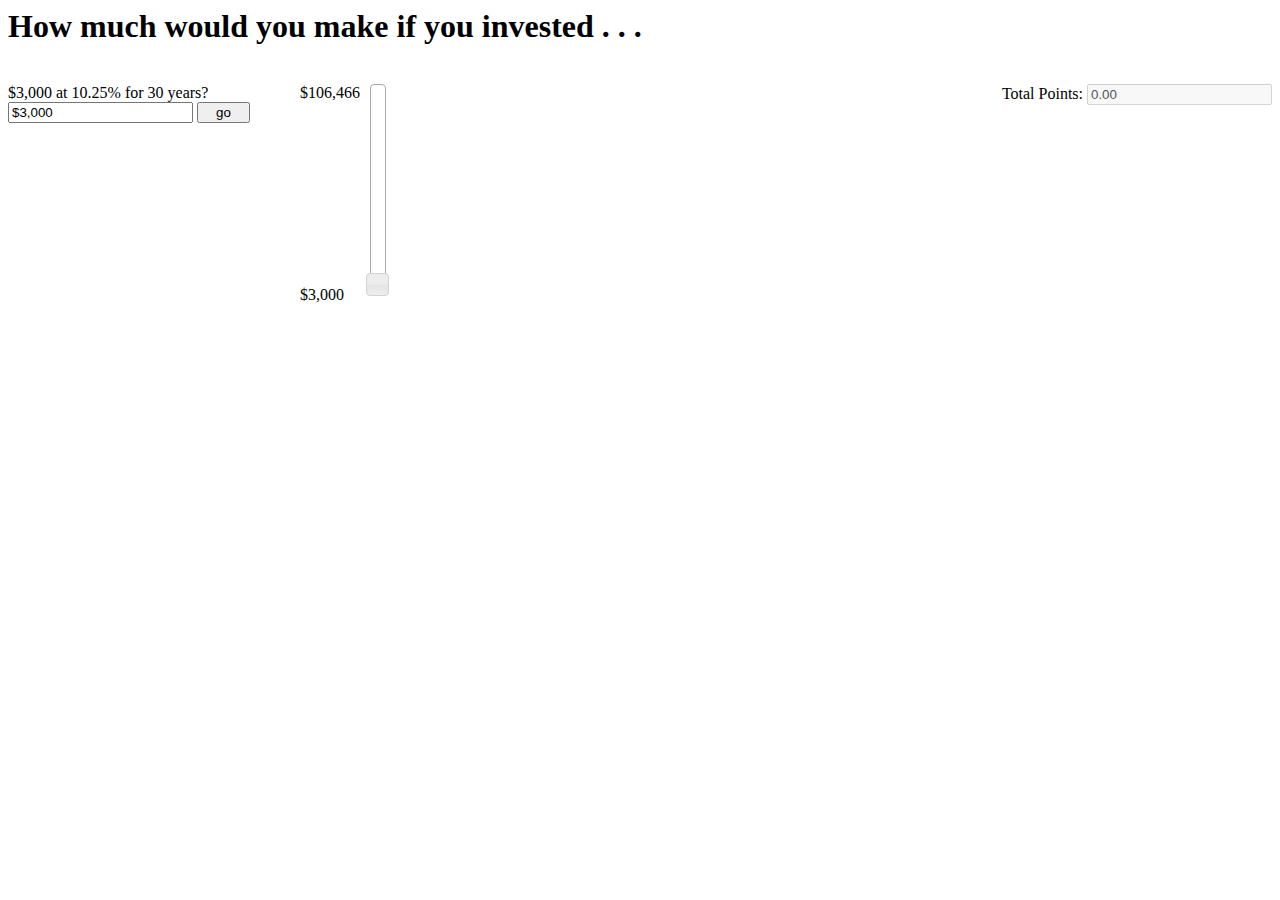
<file: public/index.html>
<html>
	<head>
		<title>Interest</title>
		<script data-main="javascript/main" src="javascript/vendor/RequireJs/require.js"></script>
		<link type="text/css" href="styles/main.css" rel="stylesheet" />
		<link type="text/css" href="styles/jQuery.ui.1.10.3.min/jquery-ui.min.css" rel="stylesheet" />
	</head>
	<body>
		<h1>How much would you make if you invested . . . </h1>
		
		<br />
		<div class="container">
			<div id="totalpoints">
				Total Points:
				<input id="total" type="text" disabled="true" value="0" />
			</div>
			<div id="question">
				<span id="initialinvestment"></span> at 
				<span id="interestrate"></span>% for 
				<span id="years"></span> years? <br />
				<input id="guess" type="text" value=" " />
				<input id="process" value="   go   " type="button" />
			</div>
			<div id="solution">
				Your answer: <span id="answer"></span><br />
				Actual answer: <span id="actual"></span><br />
				Difference: <span id="difference"></span><br />
				Points: <span id="points"></span>
			</div>
			<div id="slider">
				<div id="max"></div>
				<div id="slider-vertical" style="height:200px;"></div>
				<div id="min"></div>
			</div>
			<div class="chart-container">
				<canvas id="chart" width="600" height="400"></canvas>
			</div>
		</div>
	</body>

</html>
</file>
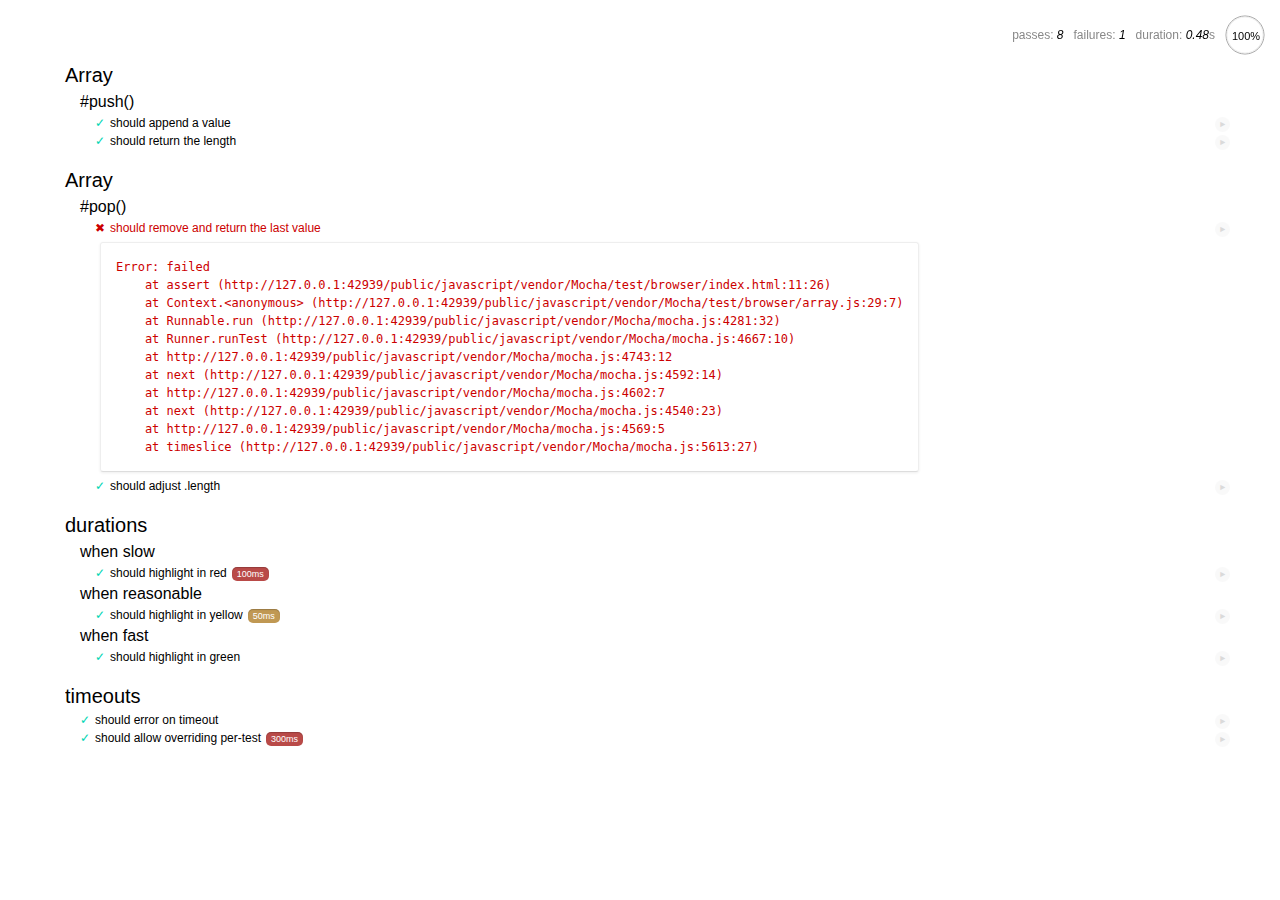
<file: public/javascript/vendor/Mocha/test/browser/index.html>
<html>
  <head>
    <title>Mocha</title>
    <meta http-equiv="Content-Type" content="text/html; charset=UTF-8">
    <meta name="viewport" content="width=device-width, initial-scale=1.0">
    <link rel="stylesheet" href="../../mocha.css" />
    <script src="../../mocha.js"></script>
    <script>mocha.setup('bdd')</script>
    <script>
      function assert(expr, msg) {
        if (!expr) throw new Error(msg || 'failed');
      }
    </script>
    <script src="array.js"></script>
    <script src="../acceptance/duration.js"></script>
    <script src="../acceptance/timeout.js"></script>
    <script>
      onload = function(){
        mocha.checkLeaks();
        mocha.globals(['foo']);
        var runner = mocha.run();

        // runner.on('test end', function(test){
        //   console.log(test.fullTitle());
        // });
      };
    </script>
  </head>
  <body>
    <div id="mocha"></div>
  </body>
</html>
</file>
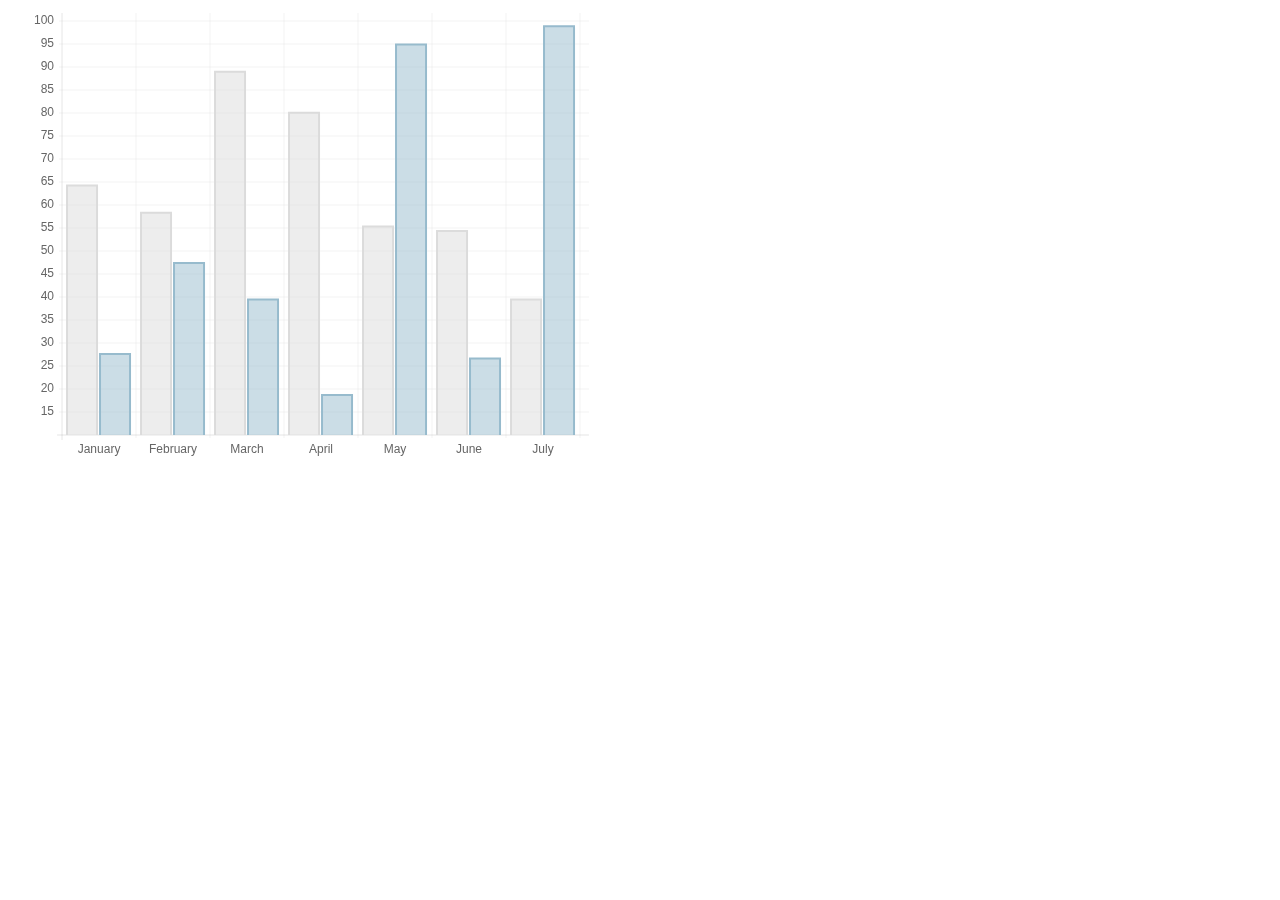
<file: public/javascript/vendor/ChartJs/samples/bar.html>
<!doctype html>
<html>
	<head>
		<title>Bar Chart</title>
		<script src="../Chart.js"></script>
		<meta name = "viewport" content = "initial-scale = 1, user-scalable = no">
		<style>
			canvas{
			}
		</style>
	</head>
	<body>
		<canvas id="canvas" height="450" width="600"></canvas>


	<script>

		var barChartData = {
			labels : ["January","February","March","April","May","June","July"],
			datasets : [
				{
					fillColor : "rgba(220,220,220,0.5)",
					strokeColor : "rgba(220,220,220,1)",
					data : [65,59,90,81,56,55,40]
				},
				{
					fillColor : "rgba(151,187,205,0.5)",
					strokeColor : "rgba(151,187,205,1)",
					data : [28,48,40,19,96,27,100]
				}
			]
			
		}

	var myLine = new Chart(document.getElementById("canvas").getContext("2d")).Bar(barChartData);
	
	</script>
	</body>
</html>
</file>
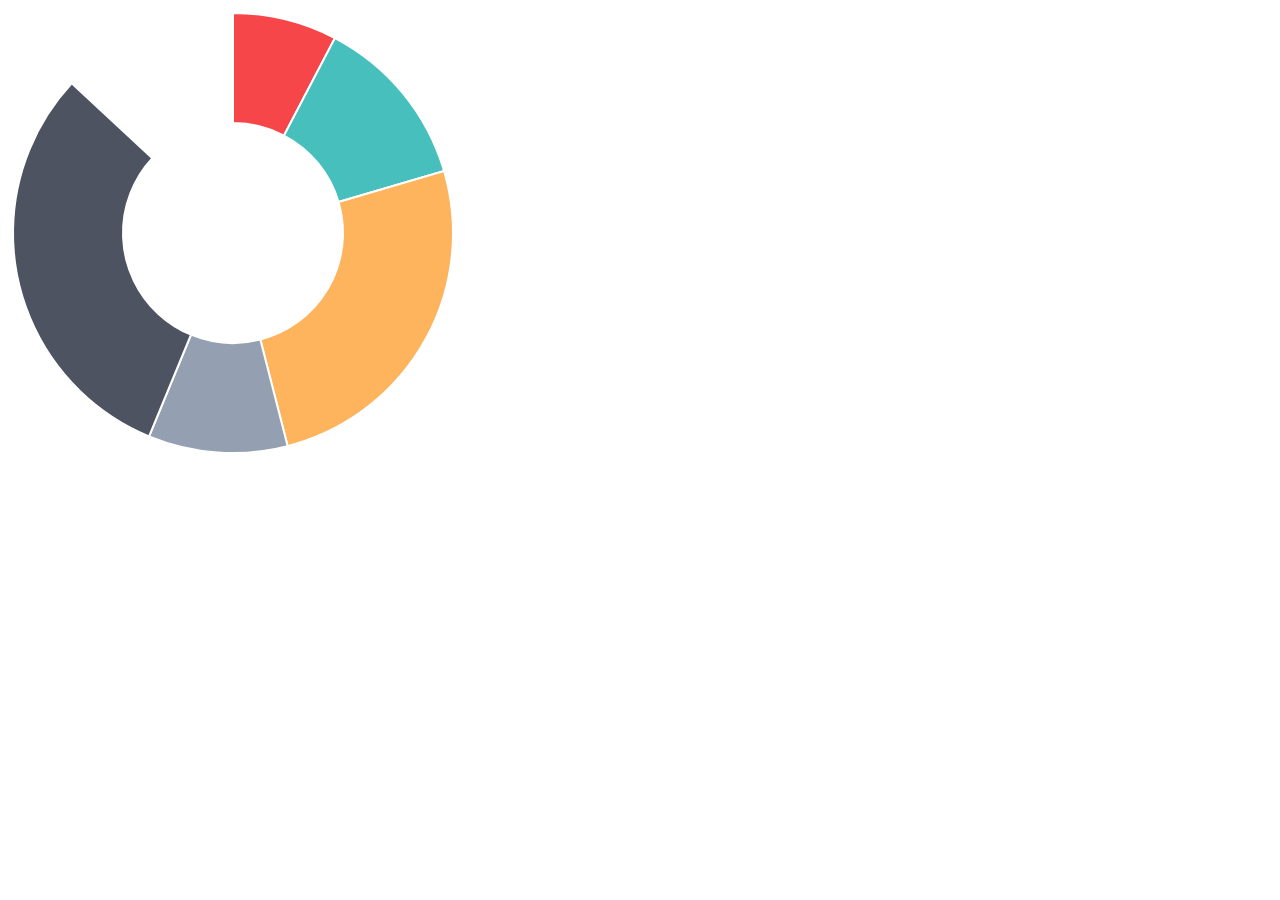
<file: public/javascript/vendor/ChartJs/samples/doughnut.html>
<!doctype html>
<html>
	<head>
		<title>Doughnut Chart</title>
		<script src="../Chart.js"></script>
		<meta name = "viewport" content = "initial-scale = 1, user-scalable = no">
		<style>
			canvas{
			}
		</style>
	</head>
	<body>
		<canvas id="canvas" height="450" width="450"></canvas>


	<script>

		var doughnutData = [
				{
					value: 30,
					color:"#F7464A"
				},
				{
					value : 50,
					color : "#46BFBD"
				},
				{
					value : 100,
					color : "#FDB45C"
				},
				{
					value : 40,
					color : "#949FB1"
				},
				{
					value : 120,
					color : "#4D5360"
				}
			
			];

	var myDoughnut = new Chart(document.getElementById("canvas").getContext("2d")).Doughnut(doughnutData);
	
	</script>
	</body>
</html>
</file>
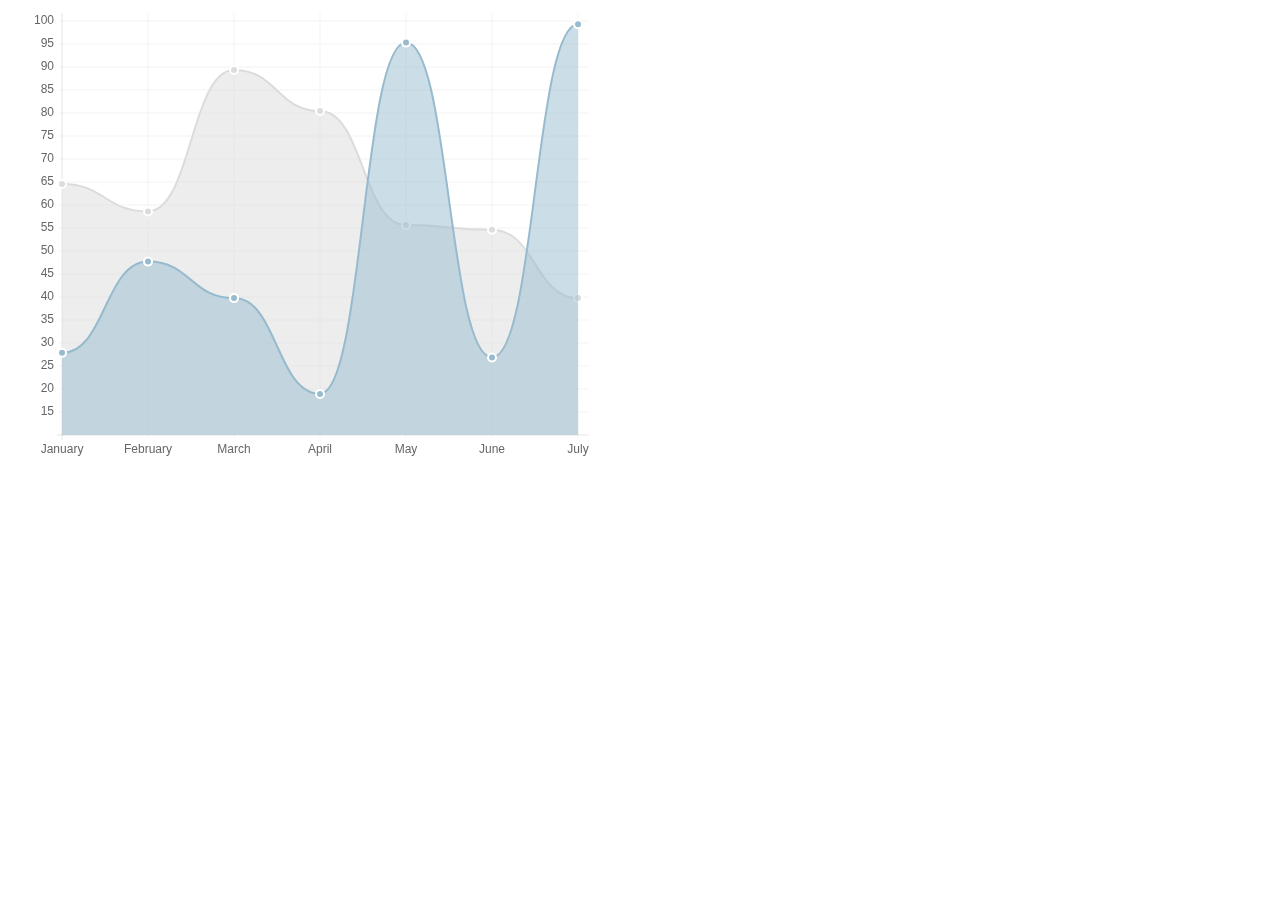
<file: public/javascript/vendor/ChartJs/samples/line.html>
<!doctype html>
<html>
	<head>
		<title>Line Chart</title>
		<script src="../Chart.js"></script>
		<meta name = "viewport" content = "initial-scale = 1, user-scalable = no">
		<style>
			canvas{
			}
		</style>
	</head>
	<body>
		<canvas id="canvas" height="450" width="600"></canvas>


	<script>

		var lineChartData = {
			labels : ["January","February","March","April","May","June","July"],
			datasets : [
				{
					fillColor : "rgba(220,220,220,0.5)",
					strokeColor : "rgba(220,220,220,1)",
					pointColor : "rgba(220,220,220,1)",
					pointStrokeColor : "#fff",
					data : [65,59,90,81,56,55,40]
				},
				{
					fillColor : "rgba(151,187,205,0.5)",
					strokeColor : "rgba(151,187,205,1)",
					pointColor : "rgba(151,187,205,1)",
					pointStrokeColor : "#fff",
					data : [28,48,40,19,96,27,100]
				}
			]
			
		}

	var myLine = new Chart(document.getElementById("canvas").getContext("2d")).Line(lineChartData);
	
	</script>
	</body>
</html>
</file>
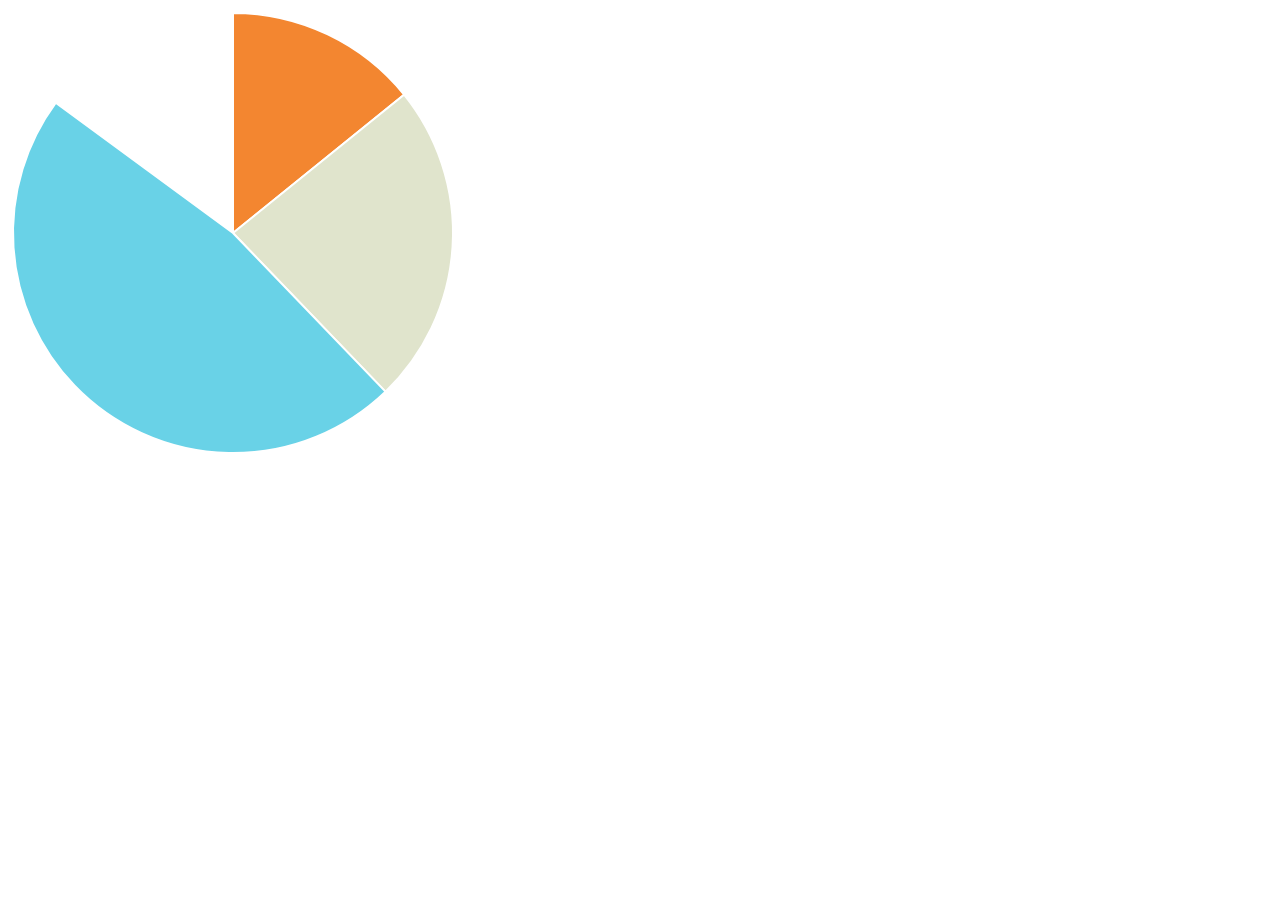
<file: public/javascript/vendor/ChartJs/samples/pie.html>
<!doctype html>
<html>
	<head>
		<title>Radar Chart</title>
		<script src="../Chart.js"></script>
		<meta name = "viewport" content = "initial-scale = 1, user-scalable = no">
		<style>
			canvas{
			}
		</style>
	</head>
	<body>
		<canvas id="canvas" height="450" width="450"></canvas>


	<script>

		var pieData = [
				{
					value: 30,
					color:"#F38630"
				},
				{
					value : 50,
					color : "#E0E4CC"
				},
				{
					value : 100,
					color : "#69D2E7"
				}
			
			];

	var myPie = new Chart(document.getElementById("canvas").getContext("2d")).Pie(pieData);
	
	</script>
	</body>
</html>
</file>
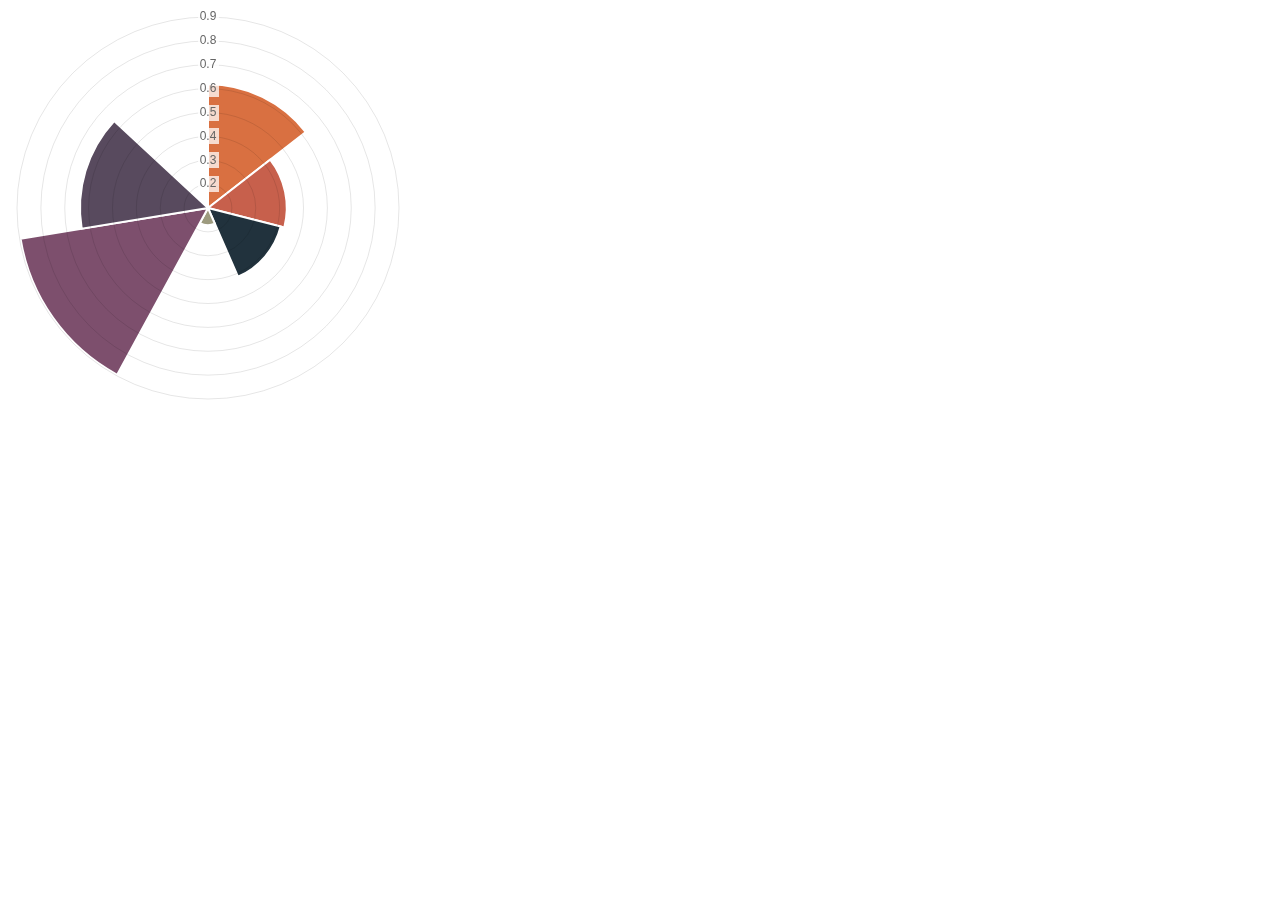
<file: public/javascript/vendor/ChartJs/samples/polarArea.html>
<!doctype html>
<html>
	<head>
		<title>Polar Area Chart</title>
		<script src="../Chart.js"></script>
		<meta name = "viewport" content = "initial-scale = 1, user-scalable = no">
		<style>
		</style>
	</head>
	<body>
		<canvas id="canvas" height="400" width="400"></canvas>


	<script>
	var chartData = [
			{
				value : Math.random(),
				color: "#D97041"
			},
			{
				value : Math.random(),
				color: "#C7604C"
			},
			{
				value : Math.random(),
				color: "#21323D"
			},
			{
				value : Math.random(),
				color: "#9D9B7F"
			},
			{
				value : Math.random(),
				color: "#7D4F6D"
			},
			{
				value : Math.random(),
				color: "#584A5E"
			}
		];
	var myPolarArea = new Chart(document.getElementById("canvas").getContext("2d")).PolarArea(chartData);
	</script>
	</body>
</html>
</file>
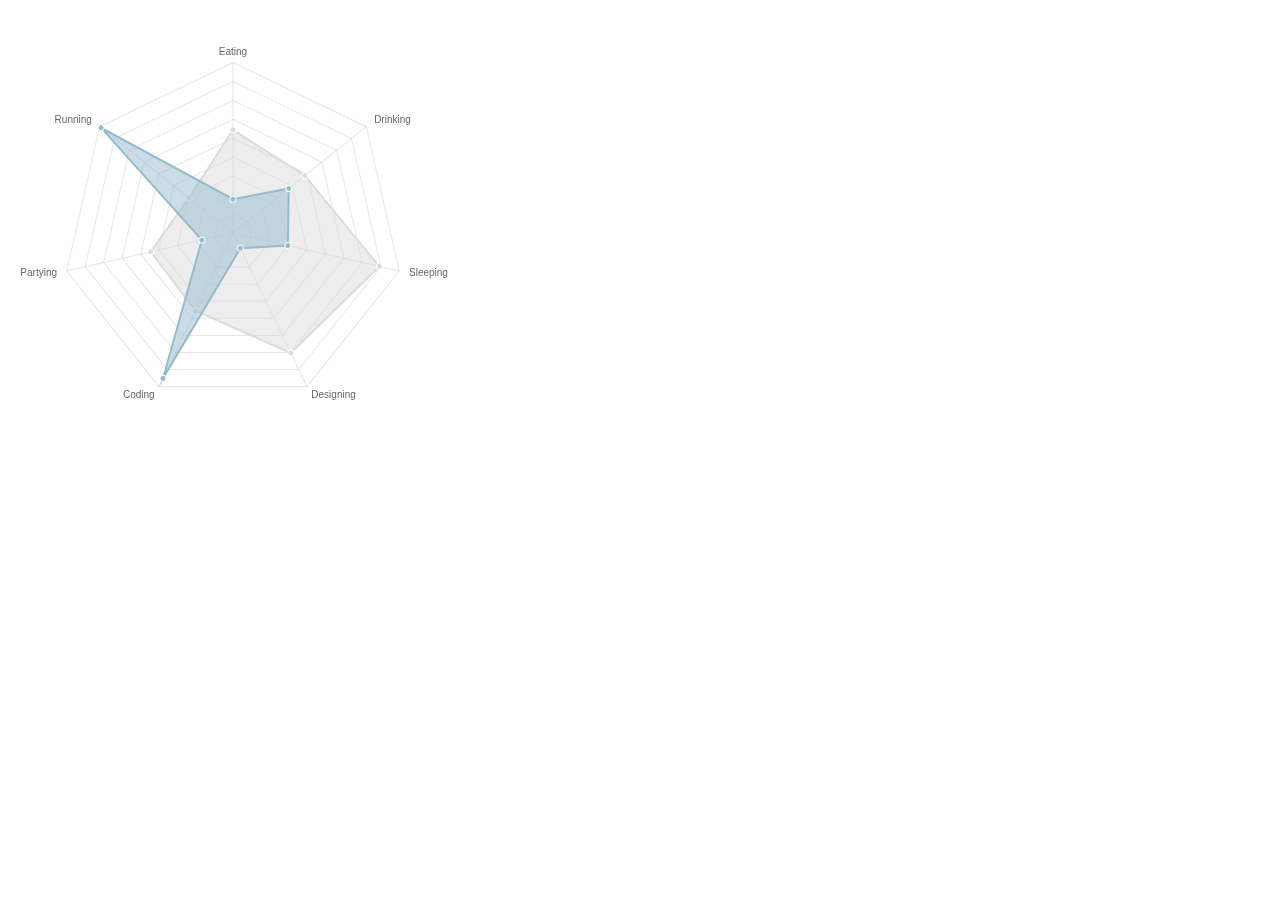
<file: public/javascript/vendor/ChartJs/samples/radar.html>
<!doctype html>
<html>
	<head>
		<title>Radar Chart</title>
		<script src="../Chart.js"></script>
		<meta name = "viewport" content = "initial-scale = 1, user-scalable = no">
		<style>
			canvas{
			}
		</style>
	</head>
	<body>
		<canvas id="canvas" height="450" width="450"></canvas>


	<script>

		var radarChartData = {
			labels : ["Eating","Drinking","Sleeping","Designing","Coding","Partying","Running"],
			datasets : [
				{
					fillColor : "rgba(220,220,220,0.5)",
					strokeColor : "rgba(220,220,220,1)",
					pointColor : "rgba(220,220,220,1)",
					pointStrokeColor : "#fff",
					data : [65,59,90,81,56,55,40]
				},
				{
					fillColor : "rgba(151,187,205,0.5)",
					strokeColor : "rgba(151,187,205,1)",
					pointColor : "rgba(151,187,205,1)",
					pointStrokeColor : "#fff",
					data : [28,48,40,19,96,27,100]
				}
			]
			
		}

	var myRadar = new Chart(document.getElementById("canvas").getContext("2d")).Radar(radarChartData,{scaleShowLabels : false, pointLabelFontSize : 10});
	
	</script>
	</body>
</html>
</file>
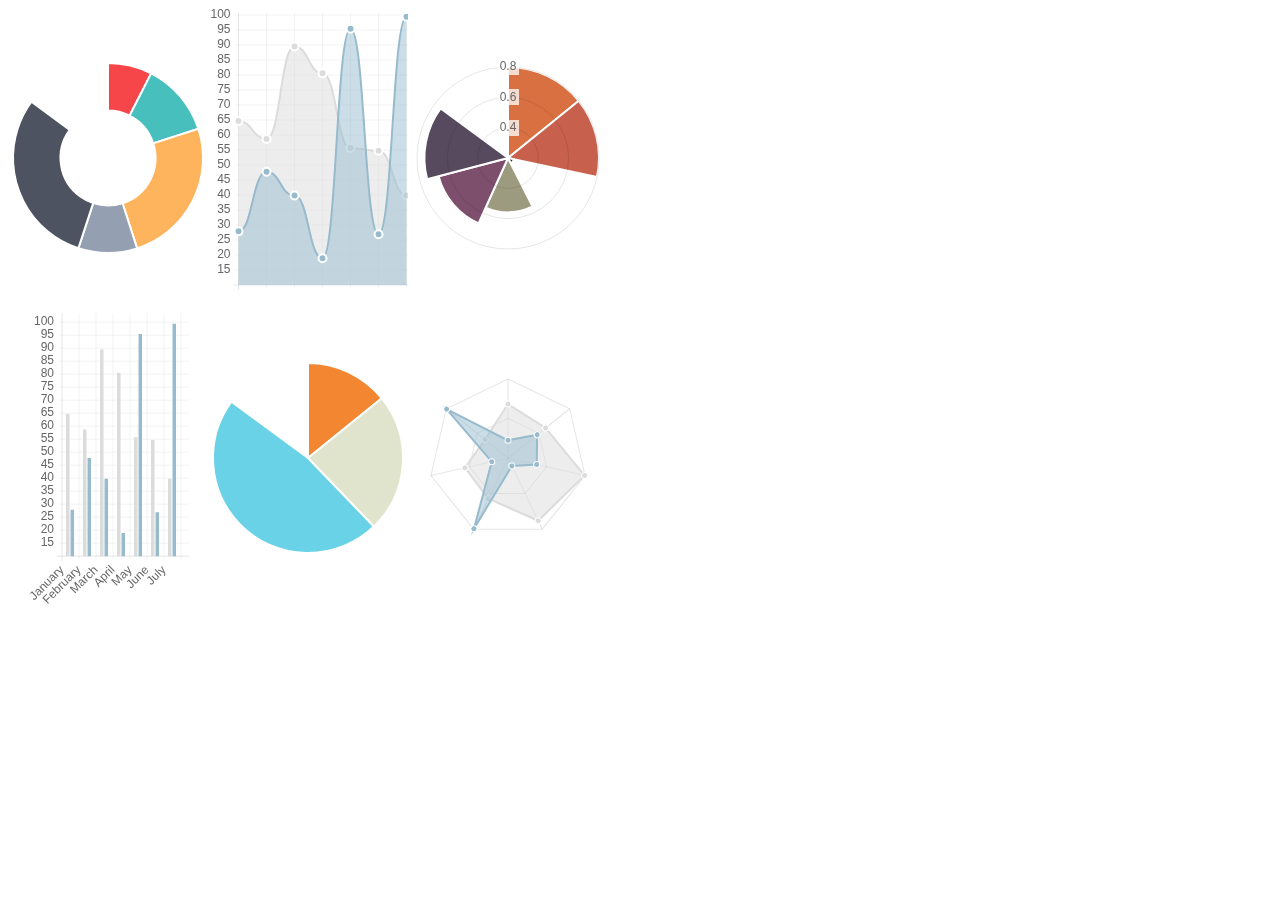
<file: public/javascript/vendor/ChartJs/samples/sixup.html>
<!doctype html>
<html>
	<head>
		<title>Doughnut Chart</title>
		<script src="../Chart.js"></script>
		<meta name = "viewport" content = "initial-scale = 1, user-scalable = no">
		<style>
			canvas{
				float: left;
			}
		</style>
	</head>
	<body>
		<div style="width:600px;height:600px;">
			<canvas id="doughnut" height="300" width="200"></canvas>
			<canvas id="line" height="300" width="200"></canvas>
			<canvas id="polarArea" height="300" width="200"></canvas>
			<canvas id="bar" height="300" width="200"></canvas>
			<canvas id="pie" height="300" width="200"></canvas>
			<canvas id="radar" height="300" width="200"></canvas>
		</div>


	<script>

		var doughnutData = [
				{
					value: 30,
					color:"#F7464A"
				},
				{
					value : 50,
					color : "#46BFBD"
				},
				{
					value : 100,
					color : "#FDB45C"
				},
				{
					value : 40,
					color : "#949FB1"
				},
				{
					value : 120,
					color : "#4D5360"
				}
			
			];
		var lineChartData = {
			labels : ["","","","","","",""],
			datasets : [
				{
					fillColor : "rgba(220,220,220,0.5)",
					strokeColor : "rgba(220,220,220,1)",
					pointColor : "rgba(220,220,220,1)",
					pointStrokeColor : "#fff",
					data : [65,59,90,81,56,55,40]
				},
				{
					fillColor : "rgba(151,187,205,0.5)",
					strokeColor : "rgba(151,187,205,1)",
					pointColor : "rgba(151,187,205,1)",
					pointStrokeColor : "#fff",
					data : [28,48,40,19,96,27,100]
				}
			]
			
		};
		var pieData = [
				{
					value: 30,
					color:"#F38630"
				},
				{
					value : 50,
					color : "#E0E4CC"
				},
				{
					value : 100,
					color : "#69D2E7"
				}
			
			];
		var barChartData = {
			labels : ["January","February","March","April","May","June","July"],
			datasets : [
				{
					fillColor : "rgba(220,220,220,0.5)",
					strokeColor : "rgba(220,220,220,1)",
					data : [65,59,90,81,56,55,40]
				},
				{
					fillColor : "rgba(151,187,205,0.5)",
					strokeColor : "rgba(151,187,205,1)",
					data : [28,48,40,19,96,27,100]
				}
			]
			
		};
	var chartData = [
			{
				value : Math.random(),
				color: "#D97041"
			},
			{
				value : Math.random(),
				color: "#C7604C"
			},
			{
				value : Math.random(),
				color: "#21323D"
			},
			{
				value : Math.random(),
				color: "#9D9B7F"
			},
			{
				value : Math.random(),
				color: "#7D4F6D"
			},
			{
				value : Math.random(),
				color: "#584A5E"
			}
		];
		var radarChartData = {
			labels : ["","","","","","",""],
			datasets : [
				{
					fillColor : "rgba(220,220,220,0.5)",
					strokeColor : "rgba(220,220,220,1)",
					pointColor : "rgba(220,220,220,1)",
					pointStrokeColor : "#fff",
					data : [65,59,90,81,56,55,40]
				},
				{
					fillColor : "rgba(151,187,205,0.5)",
					strokeColor : "rgba(151,187,205,1)",
					pointColor : "rgba(151,187,205,1)",
					pointStrokeColor : "#fff",
					data : [28,48,40,19,96,27,100]
				}
			]
			
		};
	new Chart(document.getElementById("doughnut").getContext("2d")).Doughnut(doughnutData);
	new Chart(document.getElementById("line").getContext("2d")).Line(lineChartData);
	new Chart(document.getElementById("radar").getContext("2d")).Radar(radarChartData);
	new Chart(document.getElementById("polarArea").getContext("2d")).PolarArea(chartData);
	new Chart(document.getElementById("bar").getContext("2d")).Bar(barChartData);
	new Chart(document.getElementById("pie").getContext("2d")).Pie(pieData);
	
	</script>
	</body>
</html>
</file>
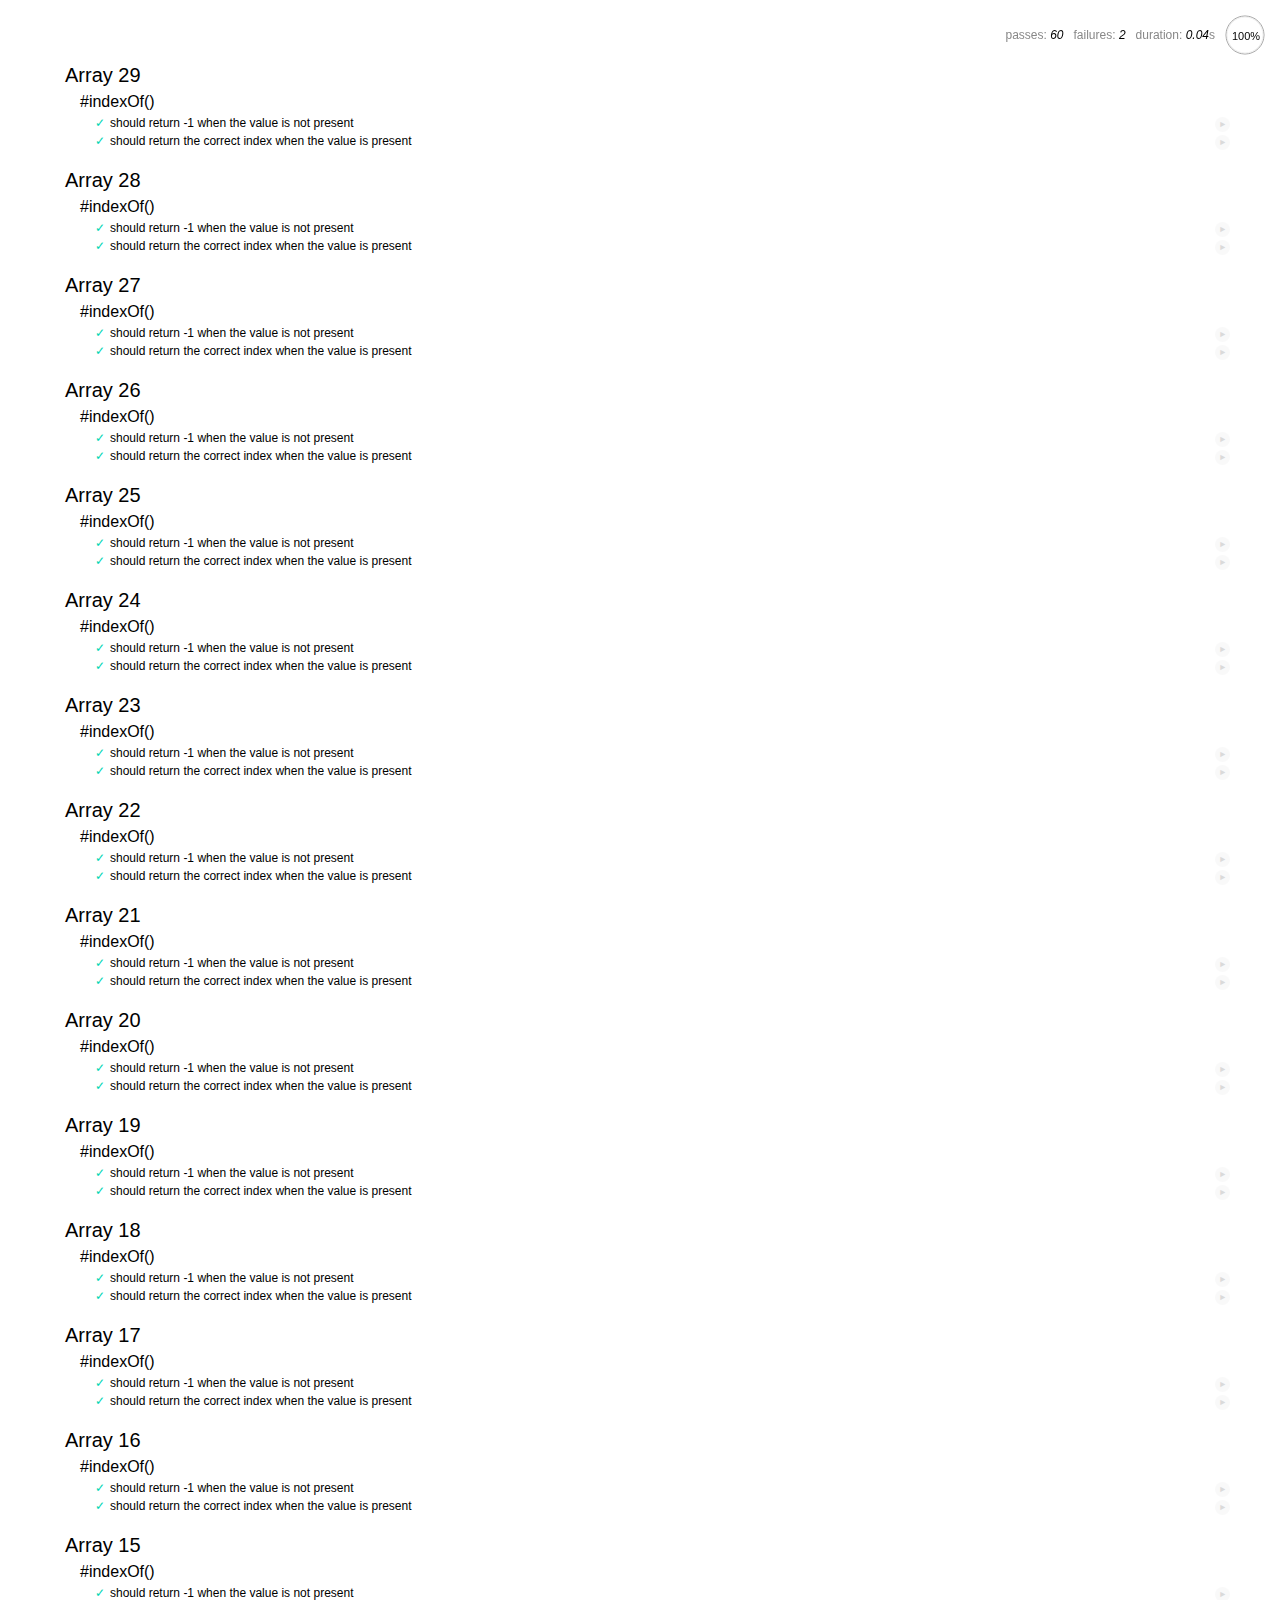
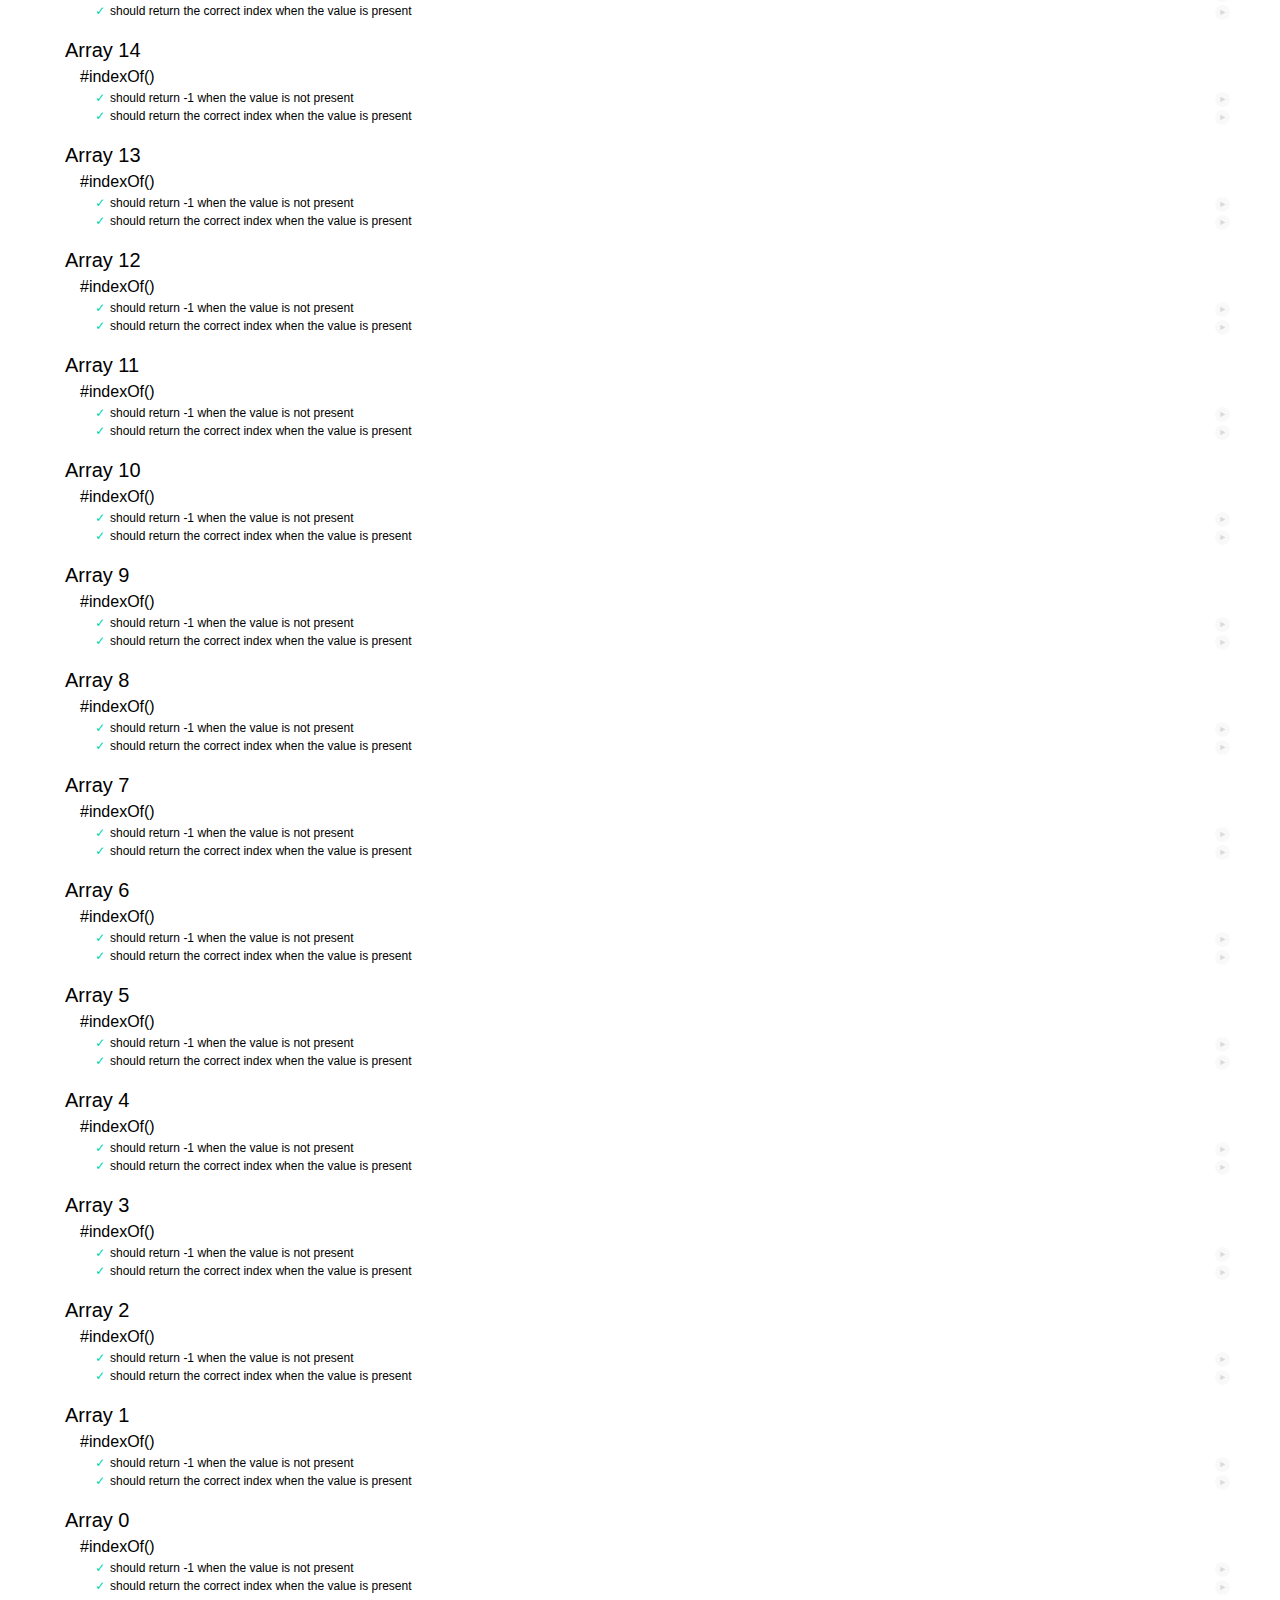
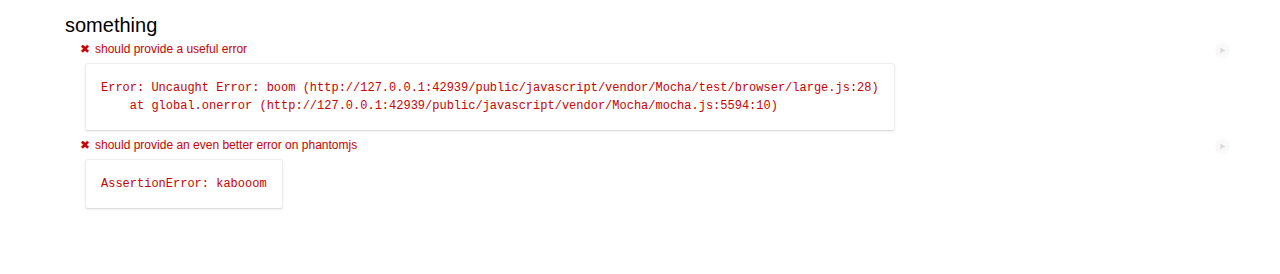
<file: public/javascript/vendor/Mocha/test/browser/large.html>
<html>
  <head>
    <title>Mocha</title>
    <meta http-equiv="Content-Type" content="text/html; charset=UTF-8">
    <meta name="viewport" content="width=device-width, initial-scale=1.0">
    <link rel="stylesheet" href="../../mocha.css" />
    <script src="../../mocha.js"></script>
    <script>mocha.setup('bdd')</script>
    <script>
      function assert(expr, msg) {
        if (!expr) throw new Error(msg || 'failed');
      }
    </script>
    <script src="large.js"></script>
    <script>
      onload = function(){
        mocha.run();
      };
    </script>
  </head>
  <body>
    <div id="mocha"></div>
  </body>
</html>
</file>
<file: public/styles/main.css>
#totalpoints {
	float: right;
}

#question {
	float: left;
}

#slider-vertical {
	float: right;
}

#max {
	float: left;
	margin-right: 10;
}

#min {
	clear: both;
	margin-right: 10;
}

canvas {
    padding-left: 0;
    padding-right: 0;
    margin-left: auto;
    margin-right: auto;
    display: block;
    width: 800px;
}

#slider {
	margin-left: 50;
	float:left;
}

#solution {
	clear: both;
	display: none;
	float: left;
	margin-left: 50;
	margin-top: 100;
}
</file>
<file: public/javascript/vendor/Mocha/mocha.css>
@charset "utf-8";

body {
  margin:0;
}

#mocha {
  font: 20px/1.5 "Helvetica Neue", Helvetica, Arial, sans-serif;
  margin: 60px 50px;
}

#mocha ul,
#mocha li {
  margin: 0;
  padding: 0;
}

#mocha ul {
  list-style: none;
}

#mocha h1,
#mocha h2 {
  margin: 0;
}

#mocha h1 {
  margin-top: 15px;
  font-size: 1em;
  font-weight: 200;
}

#mocha h1 a {
  text-decoration: none;
  color: inherit;
}

#mocha h1 a:hover {
  text-decoration: underline;
}

#mocha .suite .suite h1 {
  margin-top: 0;
  font-size: .8em;
}

#mocha .hidden {
  display: none;
}

#mocha h2 {
  font-size: 12px;
  font-weight: normal;
  cursor: pointer;
}

#mocha .suite {
  margin-left: 15px;
}

#mocha .test {
  margin-left: 15px;
  overflow: hidden;
}

#mocha .test.pending:hover h2::after {
  content: '(pending)';
  font-family: arial, sans-serif;
}

#mocha .test.pass.medium .duration {
  background: #c09853;
}

#mocha .test.pass.slow .duration {
  background: #b94a48;
}

#mocha .test.pass::before {
  content: '✓';
  font-size: 12px;
  display: block;
  float: left;
  margin-right: 5px;
  color: #00d6b2;
}

#mocha .test.pass .duration {
  font-size: 9px;
  margin-left: 5px;
  padding: 2px 5px;
  color: #fff;
  -webkit-box-shadow: inset 0 1px 1px rgba(0,0,0,.2);
  -moz-box-shadow: inset 0 1px 1px rgba(0,0,0,.2);
  box-shadow: inset 0 1px 1px rgba(0,0,0,.2);
  -webkit-border-radius: 5px;
  -moz-border-radius: 5px;
  -ms-border-radius: 5px;
  -o-border-radius: 5px;
  border-radius: 5px;
}

#mocha .test.pass.fast .duration {
  display: none;
}

#mocha .test.pending {
  color: #0b97c4;
}

#mocha .test.pending::before {
  content: '◦';
  color: #0b97c4;
}

#mocha .test.fail {
  color: #c00;
}

#mocha .test.fail pre {
  color: black;
}

#mocha .test.fail::before {
  content: '✖';
  font-size: 12px;
  display: block;
  float: left;
  margin-right: 5px;
  color: #c00;
}

#mocha .test pre.error {
  color: #c00;
  max-height: 300px;
  overflow: auto;
}

/**
 * (1): approximate for browsers not supporting calc
 * (2): 42 = 2*15 + 2*10 + 2*1 (padding + margin + border)
 *      ^^ seriously
 */
#mocha .test pre {
  display: block;
  float: left;
  clear: left;
  font: 12px/1.5 monaco, monospace;
  margin: 5px;
  padding: 15px;
  border: 1px solid #eee;
  max-width: 85%; /*(1)*/
  max-width: calc(100% - 42px); /*(2)*/
  word-wrap: break-word;
  border-bottom-color: #ddd;
  -webkit-border-radius: 3px;
  -webkit-box-shadow: 0 1px 3px #eee;
  -moz-border-radius: 3px;
  -moz-box-shadow: 0 1px 3px #eee;
  border-radius: 3px;
}

#mocha .test h2 {
  position: relative;
}

#mocha .test a.replay {
  position: absolute;
  top: 3px;
  right: 0;
  text-decoration: none;
  vertical-align: middle;
  display: block;
  width: 15px;
  height: 15px;
  line-height: 15px;
  text-align: center;
  background: #eee;
  font-size: 15px;
  -moz-border-radius: 15px;
  border-radius: 15px;
  -webkit-transition: opacity 200ms;
  -moz-transition: opacity 200ms;
  transition: opacity 200ms;
  opacity: 0.3;
  color: #888;
}

#mocha .test:hover a.replay {
  opacity: 1;
}

#mocha-report.pass .test.fail {
  display: none;
}

#mocha-report.fail .test.pass {
  display: none;
}

#mocha-report.pending .test.pass,
#mocha-report.pending .test.fail {
  display: none;
}
#mocha-report.pending .test.pass.pending {
  display: block;
}

#mocha-error {
  color: #c00;
  font-size: 1.5em;
  font-weight: 100;
  letter-spacing: 1px;
}

#mocha-stats {
  position: fixed;
  top: 15px;
  right: 10px;
  font-size: 12px;
  margin: 0;
  color: #888;
  z-index: 1;
}

#mocha-stats .progress {
  float: right;
  padding-top: 0;
}

#mocha-stats em {
  color: black;
}

#mocha-stats a {
  text-decoration: none;
  color: inherit;
}

#mocha-stats a:hover {
  border-bottom: 1px solid #eee;
}

#mocha-stats li {
  display: inline-block;
  margin: 0 5px;
  list-style: none;
  padding-top: 11px;
}

#mocha-stats canvas {
  width: 40px;
  height: 40px;
}

#mocha code .comment { color: #ddd; }
#mocha code .init { color: #2f6fad; }
#mocha code .string { color: #5890ad; }
#mocha code .keyword { color: #8a6343; }
#mocha code .number { color: #2f6fad; }

@media screen and (max-device-width: 480px) {
  #mocha {
    margin: 60px 0px;
  }

  #mocha #stats {
    position: absolute;
  }
}
</file>
